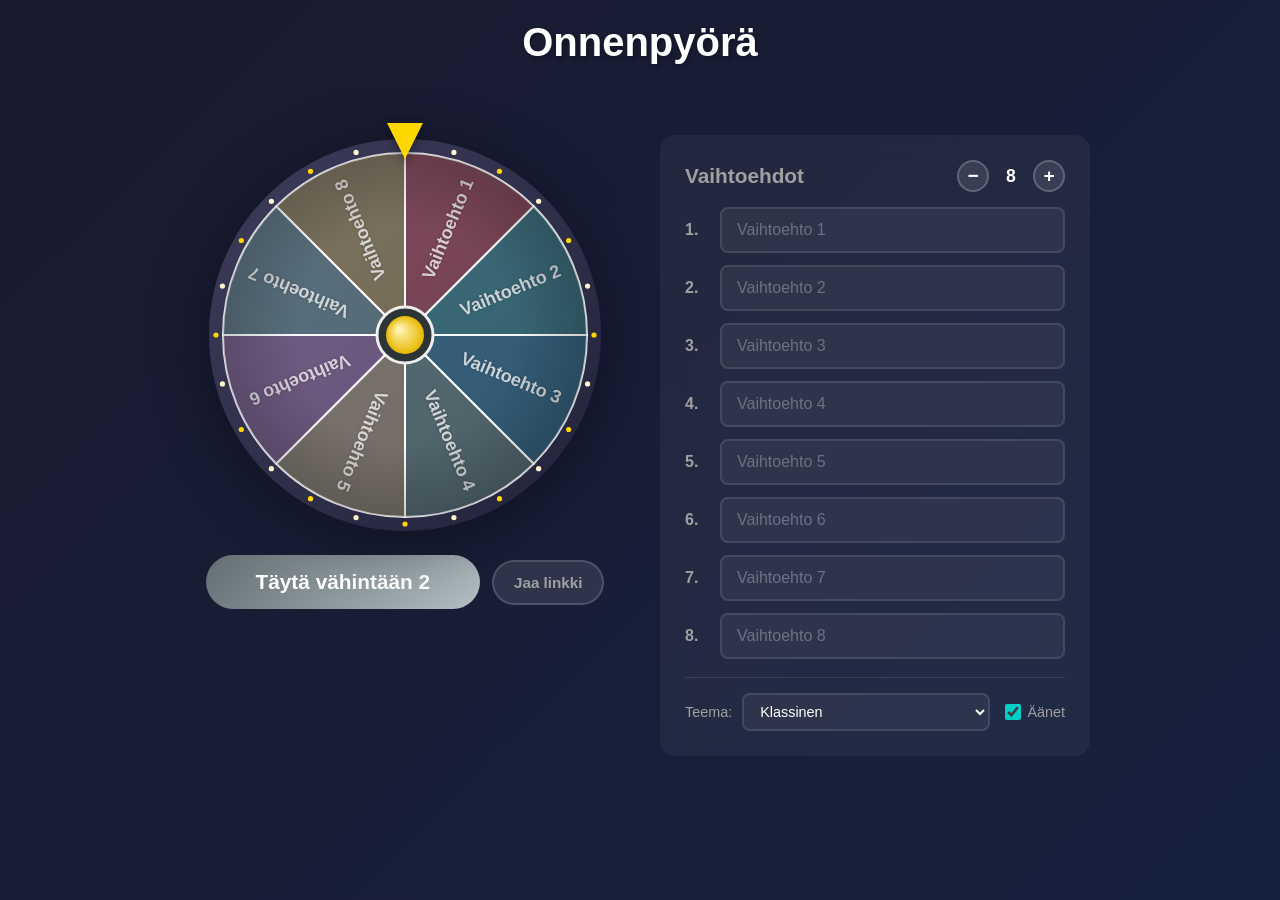
<file: index.html>
<!DOCTYPE html>
<html lang="fi">
<head>
    <meta charset="UTF-8">
    <meta name="viewport" content="width=device-width, initial-scale=1.0">
    <meta http-equiv="Content-Security-Policy" content="default-src 'self'; script-src 'self'; style-src 'self'">
    <title>Onnenpyörä</title>
    <link rel="stylesheet" href="css/style.css">
</head>
<body>
    <main class="container">
        <h1>Onnenpyörä</h1>

        <div class="wheel-section">
            <div class="wheel-container">
                <div class="pointer"></div>
                <canvas id="wheel" width="400" height="400" role="img" aria-label="Onnenpyörä - pyöritä klikkaamalla pyörää tai pyöritä-nappia"></canvas>
            </div>

            <div class="action-buttons">
                <button id="spin-btn" class="spin-button" aria-label="Pyöritä onnenpyörää">Pyöritä!</button>
                <button id="share-btn" class="share-button" aria-label="Kopioi jakamislinkki">Jaa linkki</button>
            </div>

            <div id="result" class="result" role="status" aria-live="polite" aria-atomic="true"></div>

            <div class="history-section" id="history-section" hidden>
                <div class="history-header">
                    <h3>Historia</h3>
                    <button id="clear-history" class="clear-history-btn" aria-label="Tyhjennä historia">Tyhjennä</button>
                </div>
                <ul id="history-list" class="history-list"></ul>
            </div>
        </div>

        <div class="controls">
            <div class="controls-header">
                <h2>Vaihtoehdot</h2>
                <div class="sector-controls">
                    <button id="remove-sector" class="sector-btn" aria-label="Poista vaihtoehto" title="Poista">−</button>
                    <span id="sector-count" class="sector-count">8</span>
                    <button id="add-sector" class="sector-btn" aria-label="Lisää vaihtoehto" title="Lisää">+</button>
                </div>
            </div>
            <div class="inputs" id="inputs-container"></div>

            <div class="controls-footer">
                <div class="theme-selector">
                    <label for="theme-select">Teema:</label>
                    <select id="theme-select">
                        <option value="default">Klassinen</option>
                        <option value="pastel">Pastelli</option>
                        <option value="neon">Neon</option>
                        <option value="ocean">Meri</option>
                    </select>
                </div>
                <label class="sound-toggle">
                    <input type="checkbox" id="sound-toggle" checked>
                    <span>Äänet</span>
                </label>
            </div>
        </div>
    </main>

    <div id="confetti-container" class="confetti-container" aria-hidden="true"></div>

    <script src="js/storage.js"></script>
    <script src="js/wheel.js"></script>
    <script src="js/app.js"></script>
</body>
</html>
</file>
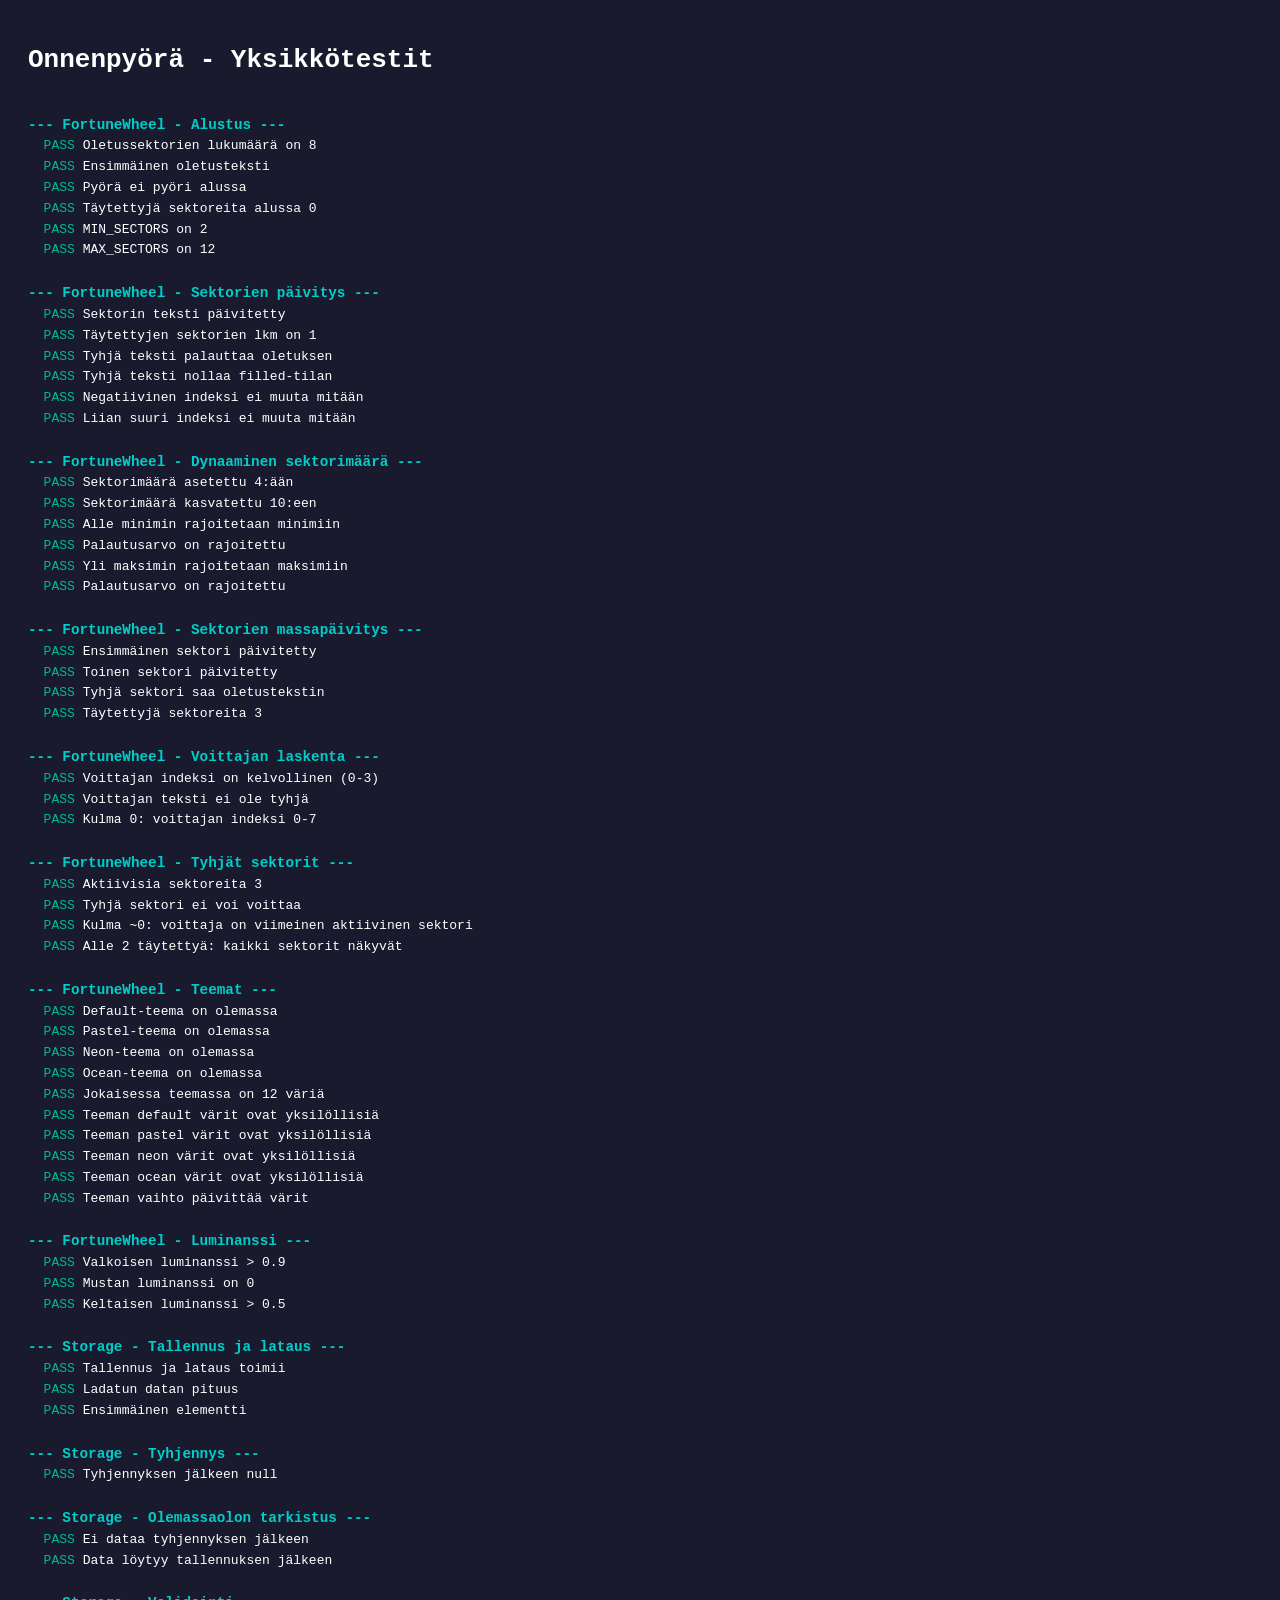
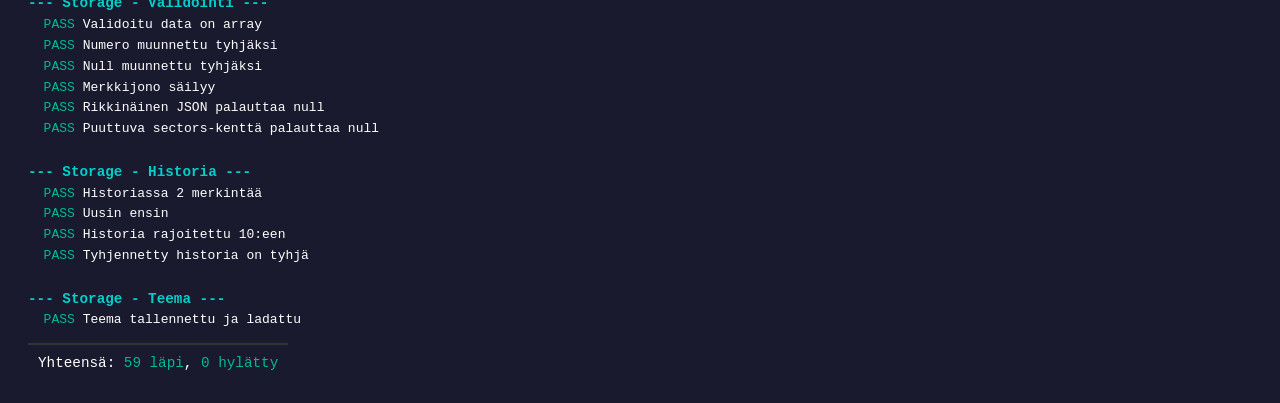
<file: tests/tests.html>
<!DOCTYPE html>
<html lang="fi">
<head>
    <meta charset="UTF-8">
    <title>Onnenpyörä - Testit</title>
    <style>
        body { font-family: monospace; background: #1a1a2e; color: #fff; padding: 20px; }
        .pass { color: #00b894; }
        .fail { color: #ff6b6b; }
        .section { margin: 15px 0; font-weight: bold; font-size: 1.1em; color: #00cec9; }
        #results { white-space: pre-wrap; line-height: 1.6; }
        .summary { margin-top: 20px; padding: 10px; border-top: 2px solid #333; font-size: 1.1em; }
    </style>
</head>
<body>
    <h1>Onnenpyörä - Yksikkötestit</h1>
    <canvas id="test-canvas" width="400" height="400" style="display:none;"></canvas>
    <div id="results"></div>

    <script src="../js/storage.js"></script>
    <script src="../js/wheel.js"></script>
    <script>
        const results = document.getElementById('results');
        let passed = 0;
        let failed = 0;

        function section(name) {
            results.innerHTML += `\n<span class="section">--- ${name} ---</span>\n`;
        }

        function assert(description, condition) {
            if (condition) {
                passed++;
                results.innerHTML += `<span class="pass">  PASS</span> ${description}\n`;
            } else {
                failed++;
                results.innerHTML += `<span class="fail">  FAIL</span> ${description}\n`;
            }
        }

        function assertEqual(description, actual, expected) {
            const pass = actual === expected;
            if (pass) {
                passed++;
                results.innerHTML += `<span class="pass">  PASS</span> ${description}\n`;
            } else {
                failed++;
                results.innerHTML += `<span class="fail">  FAIL</span> ${description} (odotettiin: ${expected}, saatiin: ${actual})\n`;
            }
        }

        // ===== FortuneWheel testit =====

        section('FortuneWheel - Alustus');
        const canvas = document.getElementById('test-canvas');
        const wheel = new FortuneWheel(canvas);

        assertEqual('Oletussektorien lukumäärä on 8', wheel.sectors.length, 8);
        assertEqual('Ensimmäinen oletusteksti', wheel.sectors[0], 'Vaihtoehto 1');
        assert('Pyörä ei pyöri alussa', !wheel.spinning());
        assertEqual('Täytettyjä sektoreita alussa 0', wheel.filledCount(), 0);
        assertEqual('MIN_SECTORS on 2', wheel.MIN_SECTORS, 2);
        assertEqual('MAX_SECTORS on 12', wheel.MAX_SECTORS, 12);

        section('FortuneWheel - Sektorien päivitys');
        wheel.updateSector(0, 'Testi');
        assertEqual('Sektorin teksti päivitetty', wheel.sectors[0], 'Testi');
        assertEqual('Täytettyjen sektorien lkm on 1', wheel.filledCount(), 1);

        wheel.updateSector(0, '');
        assertEqual('Tyhjä teksti palauttaa oletuksen', wheel.sectors[0], 'Vaihtoehto 1');
        assertEqual('Tyhjä teksti nollaa filled-tilan', wheel.filledCount(), 0);

        wheel.updateSector(-1, 'Invalid');
        assertEqual('Negatiivinen indeksi ei muuta mitään', wheel.sectors[0], 'Vaihtoehto 1');

        wheel.updateSector(100, 'Invalid');
        assertEqual('Liian suuri indeksi ei muuta mitään', wheel.sectors.length, 8);

        section('FortuneWheel - Dynaaminen sektorimäärä');
        wheel.setSectorCount(4);
        assertEqual('Sektorimäärä asetettu 4:ään', wheel.sectors.length, 4);

        wheel.setSectorCount(10);
        assertEqual('Sektorimäärä kasvatettu 10:een', wheel.sectors.length, 10);

        const clamped1 = wheel.setSectorCount(1);
        assertEqual('Alle minimin rajoitetaan minimiin', wheel.sectors.length, 2);
        assertEqual('Palautusarvo on rajoitettu', clamped1, 2);

        const clamped2 = wheel.setSectorCount(20);
        assertEqual('Yli maksimin rajoitetaan maksimiin', wheel.sectors.length, 12);
        assertEqual('Palautusarvo on rajoitettu', clamped2, 12);

        wheel.setSectorCount(8); // Palauta oletukseen

        section('FortuneWheel - Sektorien massapäivitys');
        wheel.updateAllSectors(['A', 'B', '', 'D', '', '', '', '']);
        assertEqual('Ensimmäinen sektori päivitetty', wheel.sectors[0], 'A');
        assertEqual('Toinen sektori päivitetty', wheel.sectors[1], 'B');
        assertEqual('Tyhjä sektori saa oletustekstin', wheel.sectors[2], 'Vaihtoehto 3');
        assertEqual('Täytettyjä sektoreita 3', wheel.filledCount(), 3);

        section('FortuneWheel - Voittajan laskenta');
        wheel.setSectorCount(4);
        wheel.rotation = 0;
        const winner0 = wheel.getWinner();
        assert('Voittajan indeksi on kelvollinen (0-3)', winner0.index >= 0 && winner0.index < 4);
        assert('Voittajan teksti ei ole tyhjä', winner0.text.length > 0);

        // Testi eri kulmilla
        wheel.setSectorCount(8);
        wheel.updateAllSectors(['A', 'B', 'C', 'D', 'E', 'F', 'G', 'H']);
        wheel.rotation = 0;
        const w1 = wheel.getWinner();
        assert('Kulma 0: voittajan indeksi 0-7', w1.index >= 0 && w1.index < 8);

        section('FortuneWheel - Tyhjät sektorit');
        wheel.setSectorCount(8);
        wheel.updateAllSectors(['', 'A', '', '', '', 'B', 'C', '']);
        assertEqual('Aktiivisia sektoreita 3', wheel.getActiveIndices().length, 3);
        let onlyFilled = true;
        for (let i = 0; i < 360; i++) {
            wheel.rotation = (i / 360) * 2 * Math.PI;
            if (!wheel.filledSectors[wheel.getWinner().index]) onlyFilled = false;
        }
        assert('Tyhjä sektori ei voi voittaa', onlyFilled);
        wheel.rotation = 0.001;
        assertEqual('Kulma ~0: voittaja on viimeinen aktiivinen sektori', wheel.getWinner().text, 'C');

        wheel.updateAllSectors(['A', '', '', '', '', '', '', '']);
        assertEqual('Alle 2 täytettyä: kaikki sektorit näkyvät', wheel.getActiveIndices().length, 8);

        section('FortuneWheel - Teemat');
        assert('Default-teema on olemassa', !!wheel.themes.default);
        assert('Pastel-teema on olemassa', !!wheel.themes.pastel);
        assert('Neon-teema on olemassa', !!wheel.themes.neon);
        assert('Ocean-teema on olemassa', !!wheel.themes.ocean);
        assertEqual('Jokaisessa teemassa on 12 väriä', wheel.themes.default.length, 12);
        Object.keys(wheel.themes).forEach(name => {
            assertEqual(`Teeman ${name} värit ovat yksilöllisiä`, new Set(wheel.themes[name]).size, 12);
        });

        wheel.setTheme('neon');
        assertEqual('Teeman vaihto päivittää värit', wheel.colors[0], '#FF073A');
        wheel.setTheme('default');

        section('FortuneWheel - Luminanssi');
        const lumWhite = wheel.getLuminance('#FFFFFF');
        assert('Valkoisen luminanssi > 0.9', lumWhite > 0.9);
        const lumBlack = wheel.getLuminance('#000000');
        assertEqual('Mustan luminanssi on 0', lumBlack, 0);
        const lumYellow = wheel.getLuminance('#FFEAA7');
        assert('Keltaisen luminanssi > 0.5', lumYellow > 0.5);

        // ===== Storage testit =====

        section('Storage - Tallennus ja lataus');
        localStorage.clear();

        Storage.save(['Eka', 'Toka', 'Kolmas']);
        const loaded = Storage.load();
        assert('Tallennus ja lataus toimii', Array.isArray(loaded));
        assertEqual('Ladatun datan pituus', loaded.length, 3);
        assertEqual('Ensimmäinen elementti', loaded[0], 'Eka');

        section('Storage - Tyhjennys');
        Storage.clear();
        const afterClear = Storage.load();
        assertEqual('Tyhjennyksen jälkeen null', afterClear, null);

        section('Storage - Olemassaolon tarkistus');
        assert('Ei dataa tyhjennyksen jälkeen', !Storage.exists());
        Storage.save(['test']);
        assert('Data löytyy tallennuksen jälkeen', Storage.exists());

        section('Storage - Validointi');
        localStorage.setItem('onnenpyora_data', JSON.stringify({ sectors: [123, null, 'ok'] }));
        const validated = Storage.load();
        assert('Validoitu data on array', Array.isArray(validated));
        assertEqual('Numero muunnettu tyhjäksi', validated[0], '');
        assertEqual('Null muunnettu tyhjäksi', validated[1], '');
        assertEqual('Merkkijono säilyy', validated[2], 'ok');

        localStorage.setItem('onnenpyora_data', 'not json');
        const broken = Storage.load();
        assertEqual('Rikkinäinen JSON palauttaa null', broken, null);

        localStorage.setItem('onnenpyora_data', JSON.stringify({ no_sectors: true }));
        const noSectors = Storage.load();
        assertEqual('Puuttuva sectors-kenttä palauttaa null', noSectors, null);

        section('Storage - Historia');
        Storage.clearHistory();
        Storage.addHistory('Voittaja 1');
        Storage.addHistory('Voittaja 2');
        const hist = Storage.loadHistory();
        assertEqual('Historiassa 2 merkintää', hist.length, 2);
        assertEqual('Uusin ensin', hist[0].text, 'Voittaja 2');

        // Testaa historia MAX
        for (let i = 0; i < 15; i++) {
            Storage.addHistory(`Testi ${i}`);
        }
        const fullHist = Storage.loadHistory();
        assertEqual('Historia rajoitettu 10:een', fullHist.length, 10);

        Storage.clearHistory();
        const emptyHist = Storage.loadHistory();
        assertEqual('Tyhjennetty historia on tyhjä', emptyHist.length, 0);

        section('Storage - Teema');
        Storage.saveTheme('neon');
        assertEqual('Teema tallennettu ja ladattu', Storage.loadTheme(), 'neon');
        localStorage.removeItem(Storage.THEME_KEY);

        // ===== Yhteenveto =====
        localStorage.clear();
        results.innerHTML += `\n<span class="summary">Yhteensä: <span class="pass">${passed} läpi</span>, <span class="${failed ? 'fail' : 'pass'}">${failed} hylätty</span></span>\n`;
    </script>
</body>
</html>
</file>
<file: css/style.css>
/* Reset ja perustyylitys */
* {
    box-sizing: border-box;
    margin: 0;
    padding: 0;
}

/* Tausta html-elementissä, jotta liukuväri kattaa koko sivun myös vieritettäessä */
html {
    background: linear-gradient(135deg, #1a1a2e 0%, #16213e 100%) #16213e;
    min-height: 100%;
}

body {
    font-family: -apple-system, BlinkMacSystemFont, 'Segoe UI', Roboto, Oxygen, Ubuntu, sans-serif;
    background: transparent;
    min-height: 100vh;
    color: #fff;
    padding: 20px 16px;
}

/* Pääcontainer */
.container {
    max-width: 900px;
    margin: 0 auto;
}

h1 {
    text-align: center;
    font-size: 2.5rem;
    margin-bottom: 30px;
    text-shadow: 2px 2px 4px rgba(0, 0, 0, 0.3);
}

h2 {
    font-size: 1.3rem;
    margin-bottom: 15px;
    color: #a0a0a0;
}

/* Layout - pyörä ja kontrollit */
@media (min-width: 768px) {
    .container {
        display: grid;
        grid-template-columns: minmax(0, 1fr) minmax(0, 1fr);
        gap: 40px;
        align-items: start;
    }

    h1 {
        grid-column: 1 / -1;
    }
}

/* Pyörän osio */
.wheel-section {
    display: flex;
    flex-direction: column;
    align-items: center;
    gap: 20px;
}

/* Pyörän container ja osoitin */
.wheel-container {
    position: relative;
    width: min(400px, 100%);
    aspect-ratio: 1;
}

#wheel {
    width: 100%;
    height: 100%;
    display: block;
    cursor: pointer;
    filter: drop-shadow(0 10px 30px rgba(0, 0, 0, 0.4));
}

#wheel.spinning {
    cursor: progress;
}

.pointer {
    position: absolute;
    top: -12px;
    left: calc(50% - 18px);
    width: 0;
    height: 0;
    border-left: 18px solid transparent;
    border-right: 18px solid transparent;
    border-top: 36px solid #ffd700;
    filter: drop-shadow(0 3px 4px rgba(0, 0, 0, 0.45));
    transform-origin: 50% 0;
    z-index: 10;
}

/* Osoitin nytkähtää aina kun se ylittää sektorirajan */
.pointer.tick {
    animation: pointer-tick 0.12s ease-out;
}

@keyframes pointer-tick {
    0% { transform: rotate(0deg); }
    40% { transform: rotate(-14deg); }
    100% { transform: rotate(0deg); }
}

/* Pyöritysnappi */
.spin-button {
    background: linear-gradient(135deg, #00b894 0%, #00cec9 100%);
    color: white;
    border: none;
    padding: 15px 50px;
    font-size: 1.3rem;
    font-weight: bold;
    border-radius: 50px;
    cursor: pointer;
    white-space: nowrap;
    transition: all 0.3s ease;
    box-shadow: 0 5px 20px rgba(0, 206, 201, 0.4);
}

.spin-button:hover:not(:disabled) {
    transform: translateY(-2px);
    box-shadow: 0 8px 25px rgba(0, 206, 201, 0.5);
}

.spin-button:active:not(:disabled) {
    transform: translateY(0);
}

.spin-button:disabled {
    background: linear-gradient(135deg, #636e72 0%, #b2bec3 100%);
    cursor: not-allowed;
    box-shadow: none;
    transform: none;
}

/* Näppäimistöfokuksen tyylit */
.spin-button:focus-visible {
    outline: 3px solid #ffd700;
    outline-offset: 3px;
}

.input-group input:focus-visible,
.theme-selector select:focus-visible,
.sound-toggle input[type="checkbox"]:focus-visible,
.clear-history-btn:focus-visible {
    outline: 2px solid #ffd700;
    outline-offset: 2px;
}

/* Toimintopainikkeet */
.action-buttons {
    display: flex;
    flex-wrap: wrap;
    justify-content: center;
    gap: 12px;
    align-items: center;
}

.share-button {
    background: rgba(255, 255, 255, 0.1);
    color: #a0a0a0;
    border: 2px solid rgba(255, 255, 255, 0.15);
    padding: 12px 20px;
    font-size: 0.95rem;
    font-weight: bold;
    border-radius: 50px;
    cursor: pointer;
    transition: all 0.3s ease;
}

.share-button:hover {
    color: #fff;
    border-color: #00cec9;
    background: rgba(0, 206, 201, 0.15);
}

.share-button.copied {
    color: #00b894;
    border-color: #00b894;
}

.share-button:focus-visible {
    outline: 3px solid #ffd700;
    outline-offset: 3px;
}

/* Tulosnäyttö */
.result {
    max-width: min(400px, 100%);
    min-height: 60px;
    padding: 15px 30px;
    overflow-wrap: anywhere;
    font-size: 1.4rem;
    font-weight: bold;
    text-align: center;
    border-radius: 10px;
    opacity: 0;
    transform: scale(0.8);
    transition: all 0.3s ease;
}

.result:empty {
    display: none;
}

.result.show {
    opacity: 1;
    transform: scale(1);
    background: linear-gradient(135deg, #fdcb6e 0%, #f39c12 100%);
    color: #2d3436;
    box-shadow: 0 5px 20px rgba(243, 156, 18, 0.4);
}

/* Kontrollit */
.controls {
    background: rgba(255, 255, 255, 0.05);
    padding: 25px;
    border-radius: 15px;
    backdrop-filter: blur(10px);
}

.controls-header {
    display: flex;
    justify-content: space-between;
    align-items: center;
    margin-bottom: 15px;
}

.controls-header h2 {
    margin-bottom: 0;
}

.sector-controls {
    display: flex;
    align-items: center;
    gap: 10px;
}

.sector-count {
    font-size: 1.1rem;
    font-weight: bold;
    min-width: 24px;
    text-align: center;
}

.sector-btn {
    width: 32px;
    height: 32px;
    border-radius: 50%;
    border: 2px solid rgba(255, 255, 255, 0.2);
    background: rgba(255, 255, 255, 0.1);
    color: #fff;
    font-size: 1.2rem;
    font-weight: bold;
    cursor: pointer;
    transition: all 0.2s ease;
    display: flex;
    align-items: center;
    justify-content: center;
    line-height: 1;
}

.sector-btn:hover:not(:disabled) {
    background: rgba(0, 206, 201, 0.3);
    border-color: #00cec9;
}

.sector-btn:disabled {
    opacity: 0.3;
    cursor: not-allowed;
}

.sector-btn:focus-visible {
    outline: 2px solid #ffd700;
    outline-offset: 2px;
}

.inputs {
    display: flex;
    flex-direction: column;
    gap: 12px;
}

.input-group {
    display: flex;
    align-items: center;
    gap: 10px;
}

.input-group label {
    min-width: 25px;
    font-weight: bold;
    color: #a0a0a0;
}

.input-group input {
    flex: 1;
    min-width: 0;
    padding: 12px 15px;
    font-size: 1rem;
    border: 2px solid rgba(255, 255, 255, 0.1);
    border-radius: 8px;
    background: rgba(255, 255, 255, 0.05);
    color: #fff;
    transition: all 0.3s ease;
}

.input-group input:focus {
    outline: none;
    border-color: #00cec9;
    background: rgba(255, 255, 255, 0.1);
}

.input-group input:read-only {
    opacity: 0.6;
    cursor: not-allowed;
}

.input-group input::placeholder {
    color: rgba(255, 255, 255, 0.3);
}

/* Teemavalitsin */
.theme-selector {
    display: flex;
    align-items: center;
    gap: 10px;
    flex: 1;
}

.theme-selector label {
    color: #a0a0a0;
    font-size: 0.9rem;
}

.theme-selector select {
    flex: 1;
    min-width: 0;
    padding: 8px 12px;
    border-radius: 8px;
    border: 2px solid rgba(255, 255, 255, 0.1);
    background: rgba(255, 255, 255, 0.05);
    color: #fff;
    font-size: 0.9rem;
    cursor: pointer;
    transition: border-color 0.2s ease;
}

.theme-selector select:focus {
    outline: none;
    border-color: #00cec9;
}

.theme-selector select option {
    background: #1a1a2e;
    color: #fff;
}

/* Historia */
.history-section {
    width: min(400px, 100%);
    margin-top: 10px;
}

.history-header {
    display: flex;
    justify-content: space-between;
    align-items: center;
    margin-bottom: 8px;
}

.history-header h3 {
    font-size: 1rem;
    color: #a0a0a0;
}

.clear-history-btn {
    background: none;
    border: 1px solid rgba(255, 255, 255, 0.2);
    color: #a0a0a0;
    padding: 4px 12px;
    border-radius: 4px;
    font-size: 0.8rem;
    cursor: pointer;
    transition: all 0.2s ease;
}

.clear-history-btn:hover {
    color: #ff6b6b;
    border-color: #ff6b6b;
}

.history-list {
    list-style: none;
    display: flex;
    flex-wrap: wrap;
    gap: 6px;
}

.history-list li {
    background: rgba(255, 255, 255, 0.08);
    padding: 4px 12px;
    border-radius: 20px;
    font-size: 0.85rem;
    color: #ddd;
}

/* Äänitoggle */
.controls-footer {
    display: flex;
    flex-wrap: wrap;
    align-items: center;
    gap: 15px;
    margin-top: 18px;
    padding-top: 15px;
    border-top: 1px solid rgba(255, 255, 255, 0.1);
}

.sound-toggle {
    display: flex;
    align-items: center;
    gap: 6px;
    color: #a0a0a0;
    font-size: 0.9rem;
    cursor: pointer;
    white-space: nowrap;
}

.sound-toggle input[type="checkbox"] {
    accent-color: #00cec9;
    width: 16px;
    height: 16px;
}

/* Konfetti */
.confetti-container {
    position: fixed;
    top: 0;
    left: 0;
    width: 100%;
    height: 100%;
    pointer-events: none;
    z-index: 1000;
    overflow: hidden;
}

.confetti-piece {
    position: absolute;
    top: -10px;
    width: 10px;
    height: 10px;
    border-radius: 2px;
    animation: confetti-fall 2s ease-out forwards;
}

@keyframes confetti-fall {
    0% {
        transform: translateY(0) rotate(0deg);
        opacity: 1;
    }
    100% {
        transform: translateY(100vh) rotate(720deg);
        opacity: 0;
    }
}

/* Responsiivisuus */
@media (max-width: 767px) {
    h1 {
        font-size: 1.8rem;
        margin-bottom: 24px;
    }

    .controls {
        margin-top: 28px;
        padding: 20px 16px;
    }

    .spin-button {
        padding: 12px 40px;
        font-size: 1.1rem;
    }

    .result {
        font-size: 1.15rem;
        padding: 15px 20px;
    }
}

@media (prefers-reduced-motion: reduce) {
    .confetti-container {
        display: none;
    }

    .pointer.tick {
        animation: none;
    }

    .spin-button,
    .share-button,
    .result {
        transition: none;
    }
}
</file>
